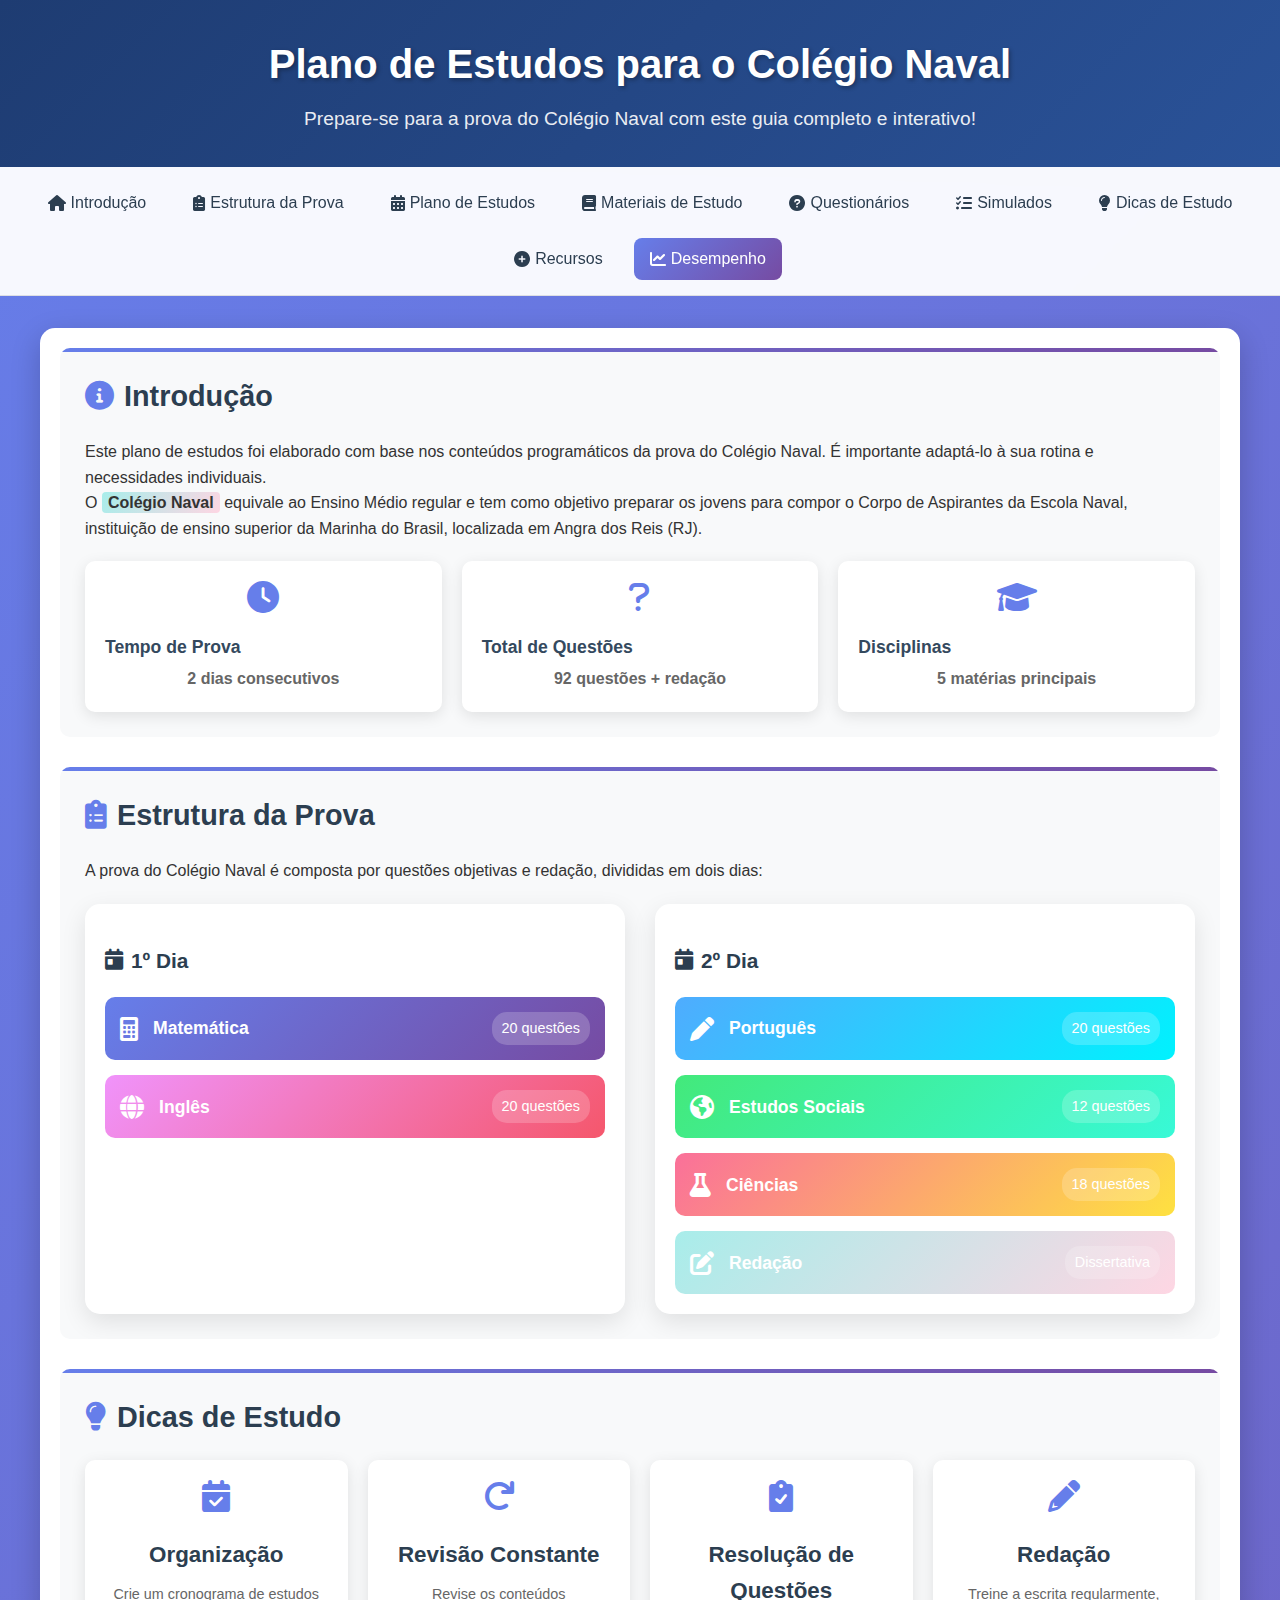
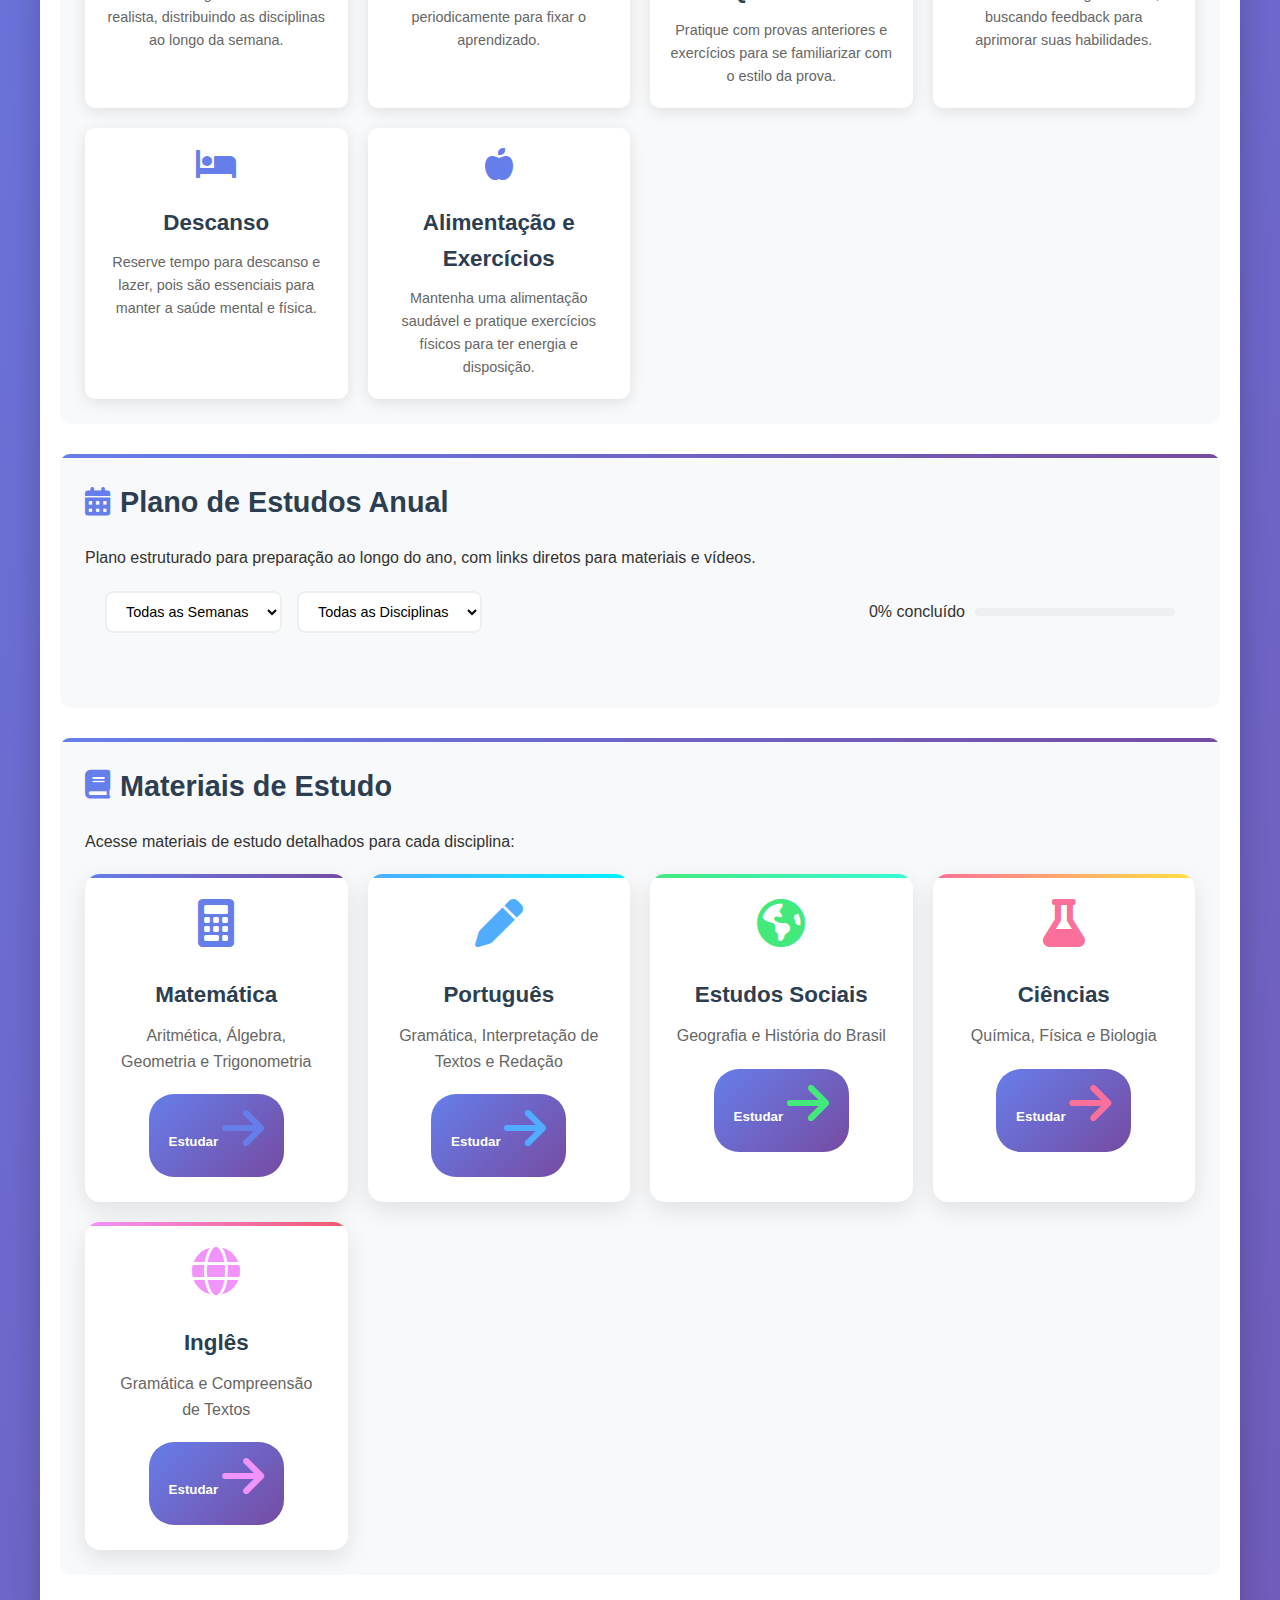
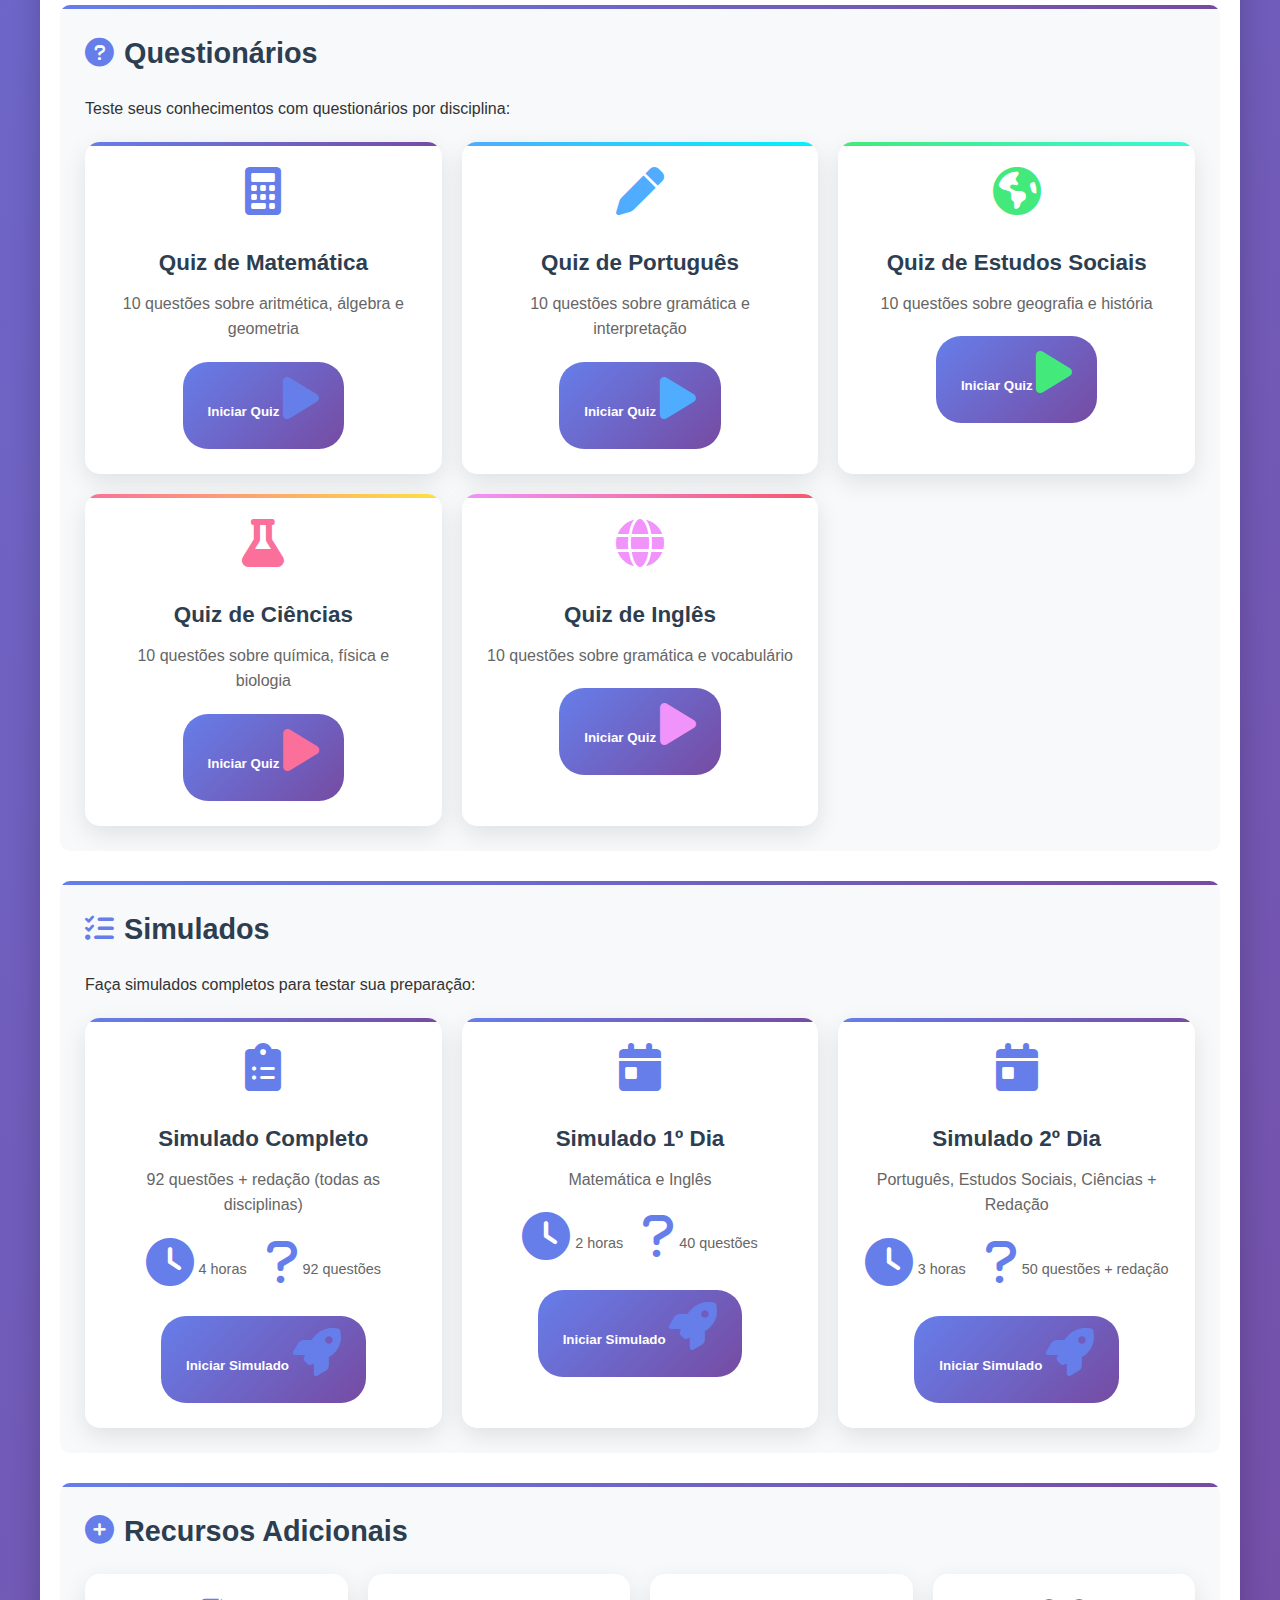
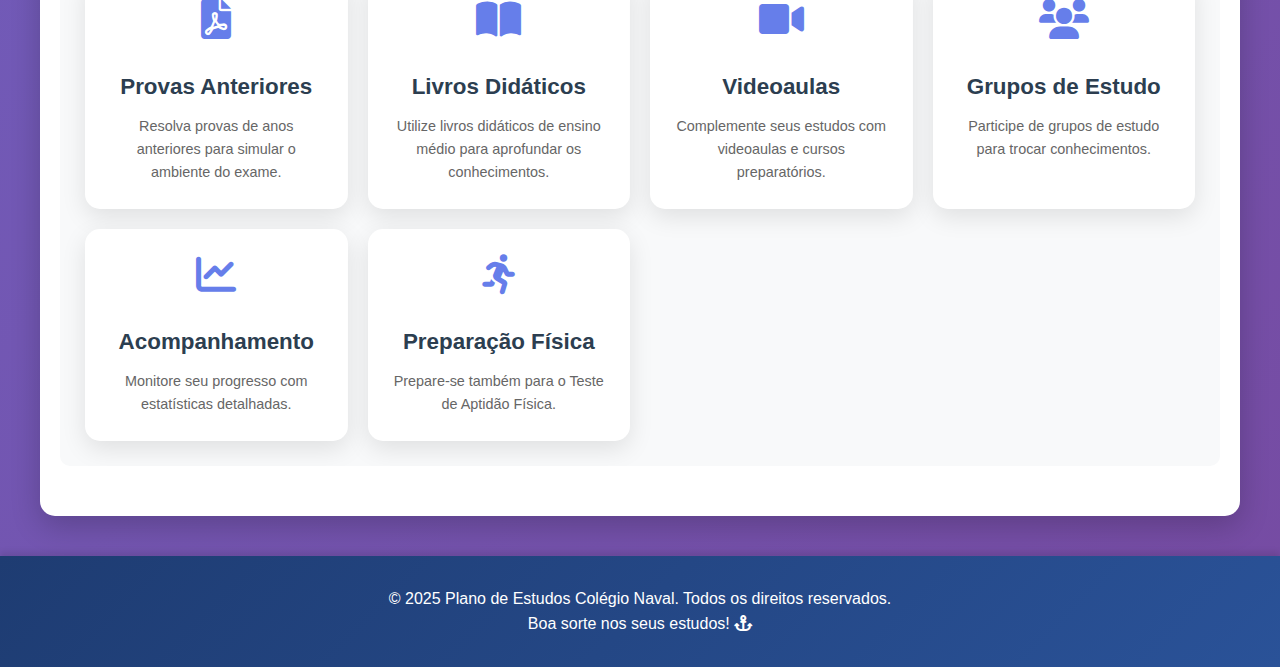
<file: index.html>
<!DOCTYPE html>
<html lang="pt-BR">
<head>
    <meta charset="UTF-8">
    <meta name="viewport" content="width=device-width, initial-scale=1.0">
    <title>Plano de Estudos Colégio Naval - Interativo</title>
    <link rel="stylesheet" href="style.css">
    <link href="https://cdnjs.cloudflare.com/ajax/libs/font-awesome/6.0.0/css/all.min.css" rel="stylesheet">
</head>
<body>
    <!-- Seção de Autenticação -->
    <div id="authSection" style="display: none;">
        <div class="auth-buttons">
            <button class="btn-auth-header" onclick="showLoginModal()">
                <i class="fas fa-sign-in-alt"></i> Entrar
            </button>
            <button class="btn-auth-header" onclick="showRegisterModal()">
                <i class="fas fa-user-plus"></i> Registrar
            </button>
        </div>
    </div>

    <!-- Seção do Usuário Logado -->
    <div id="userSection" style="display: none;">
        <div class="user-info">
            <div class="user-avatar">
                <i class="fas fa-user"></i>
            </div>
            <div class="user-details">
                <h4 id="userName">Usuário</h4>
                <p id="userLevel">Nível 1</p>
                <p id="userXP">0 XP</p>
            </div>
        </div>
        <div class="level-progress">
            <div class="level-progress-bar">
                <div id="levelProgressBar" style="width: 0%"></div>
            </div>
        </div>
        <div class="user-actions">
            <button class="btn-user btn-logout" onclick="authManager.logout()">
                <i class="fas fa-sign-out-alt"></i> Sair
            </button>
        </div>
    </div>

    <header>
        <h1>Plano de Estudos para o Colégio Naval</h1>
        <p>Prepare-se para a prova do Colégio Naval com este guia completo e interativo!</p>
    </header>

    <nav class="nav-menu">
        <ul>
            <li><a href="#introducao" class="nav-link"><i class="fas fa-home"></i> Introdução</a></li>
            <li><a href="#estrutura-prova" class="nav-link"><i class="fas fa-clipboard-list"></i> Estrutura da Prova</a></li>
            <li><a href="#plano-anual" class="nav-link"><i class="fas fa-calendar-alt"></i> Plano de Estudos</a></li>
            <li><a href="#materiais" class="nav-link"><i class="fas fa-book"></i> Materiais de Estudo</a></li>
            <li><a href="#questionarios" class="nav-link"><i class="fas fa-question-circle"></i> Questionários</a></li>
            <li><a href="#simulados" class="nav-link"><i class="fas fa-tasks"></i> Simulados</a></li>
            <li><a href="#dicas-estudo" class="nav-link"><i class="fas fa-lightbulb"></i> Dicas de Estudo</a></li>
            <li><a href="#recursos-adicionais" class="nav-link"><i class="fas fa-plus-circle"></i> Recursos</a></li>
            <li><a href="#" class="nav-link performance-link" onclick="showPerformanceDashboard()"><i class="fas fa-chart-line"></i> Desempenho</a></li>
        </ul>
    </nav>

    <main>
        <section id="introducao">
            <h2><i class="fas fa-info-circle"></i> Introdução</h2>
            <p>Este plano de estudos foi elaborado com base nos conteúdos programáticos da prova do Colégio Naval. É importante adaptá-lo à sua rotina e necessidades individuais.</p>
            <p>O <span class="highlight">Colégio Naval</span> equivale ao Ensino Médio regular e tem como objetivo preparar os jovens para compor o Corpo de Aspirantes da Escola Naval, instituição de ensino superior da Marinha do Brasil, localizada em Angra dos Reis (RJ).</p>
            
            <div class="stats-container">
                <div class="stat-card">
                    <i class="fas fa-clock"></i>
                    <h3>Tempo de Prova</h3>
                    <p>2 dias consecutivos</p>
                </div>
                <div class="stat-card">
                    <i class="fas fa-question"></i>
                    <h3>Total de Questões</h3>
                    <p>92 questões + redação</p>
                </div>
                <div class="stat-card">
                    <i class="fas fa-graduation-cap"></i>
                    <h3>Disciplinas</h3>
                    <p>5 matérias principais</p>
                </div>
            </div>
        </section>

        <section id="estrutura-prova">
            <h2><i class="fas fa-clipboard-list"></i> Estrutura da Prova</h2>
            <p>A prova do Colégio Naval é composta por questões objetivas e redação, divididas em dois dias:</p>
            
            <div class="exam-structure">
                <div class="exam-day">
                    <h3><i class="fas fa-calendar-day"></i> 1º Dia</h3>
                    <div class="subjects">
                        <div class="subject-card math">
                            <i class="fas fa-calculator"></i>
                            <h4>Matemática</h4>
                            <span class="questions">20 questões</span>
                        </div>
                        <div class="subject-card english">
                            <i class="fas fa-globe"></i>
                            <h4>Inglês</h4>
                            <span class="questions">20 questões</span>
                        </div>
                    </div>
                </div>
                
                <div class="exam-day">
                    <h3><i class="fas fa-calendar-day"></i> 2º Dia</h3>
                    <div class="subjects">
                        <div class="subject-card portuguese">
                            <i class="fas fa-pen"></i>
                            <h4>Português</h4>
                            <span class="questions">20 questões</span>
                        </div>
                        <div class="subject-card social">
                            <i class="fas fa-globe-americas"></i>
                            <h4>Estudos Sociais</h4>
                            <span class="questions">12 questões</span>
                        </div>
                        <div class="subject-card science">
                            <i class="fas fa-flask"></i>
                            <h4>Ciências</h4>
                            <span class="questions">18 questões</span>
                        </div>
                        <div class="subject-card essay">
                            <i class="fas fa-edit"></i>
                            <h4>Redação</h4>
                            <span class="questions">Dissertativa</span>
                        </div>
                    </div>
                </div>
            </div>
        </section>

        <section id="dicas-estudo">
            <h2><i class="fas fa-lightbulb"></i> Dicas de Estudo</h2>
            <div class="tips-grid">
                <div class="tip-card">
                    <i class="fas fa-calendar-check"></i>
                    <h3>Organização</h3>
                    <p>Crie um cronograma de estudos realista, distribuindo as disciplinas ao longo da semana.</p>
                </div>
                <div class="tip-card">
                    <i class="fas fa-redo"></i>
                    <h3>Revisão Constante</h3>
                    <p>Revise os conteúdos periodicamente para fixar o aprendizado.</p>
                </div>
                <div class="tip-card">
                    <i class="fas fa-clipboard-check"></i>
                    <h3>Resolução de Questões</h3>
                    <p>Pratique com provas anteriores e exercícios para se familiarizar com o estilo da prova.</p>
                </div>
                <div class="tip-card">
                    <i class="fas fa-pencil-alt"></i>
                    <h3>Redação</h3>
                    <p>Treine a escrita regularmente, buscando feedback para aprimorar suas habilidades.</p>
                </div>
                <div class="tip-card">
                    <i class="fas fa-bed"></i>
                    <h3>Descanso</h3>
                    <p>Reserve tempo para descanso e lazer, pois são essenciais para manter a saúde mental e física.</p>
                </div>
                <div class="tip-card">
                    <i class="fas fa-apple-alt"></i>
                    <h3>Alimentação e Exercícios</h3>
                    <p>Mantenha uma alimentação saudável e pratique exercícios físicos para ter energia e disposição.</p>
                </div>
            </div>
        </section>

        <section id="plano-anual">
            <h2><i class="fas fa-calendar-alt"></i> Plano de Estudos Anual</h2>
            <p>Plano estruturado para preparação ao longo do ano, com links diretos para materiais e vídeos.</p>
            
            <div class="study-plan-controls">
                <div class="plan-filters">
                    <select id="weekFilter" onchange="filterStudyPlan()">
                        <option value="">Todas as Semanas</option>
                        <option value="1">Semana 1</option>
                        <option value="2">Semana 2</option>
                        <option value="3">Semana 3</option>
                        <option value="4">Semana 4</option>
                        <option value="5">Semana 5</option>
                        <option value="6">Semana 6</option>
                        <option value="7">Semana 7</option>
                        <option value="8">Semana 8</option>
                        <option value="9">Semana 9</option>
                    </select>
                    <select id="subjectPlanFilter" onchange="filterStudyPlan()">
                        <option value="">Todas as Disciplinas</option>
                        <option value="Matemática">Matemática</option>
                        <option value="Português">Português</option>
                        <option value="Estudos Sociais">Estudos Sociais</option>
                        <option value="Ciências">Ciências</option>
                        <option value="Inglês">Inglês</option>
                        <option value="Geral">Geral</option>
                    </select>
                </div>
                <div class="plan-progress">
                    <div class="progress-info">
                        <span id="planProgress">0% concluído</span>
                        <div class="progress-bar">
                            <div id="planProgressBar" style="width: 0%"></div>
                        </div>
                    </div>
                </div>
            </div>
            
            <div id="studyPlanContainer" class="study-plan-container">
                <!-- Conteúdo será carregado dinamicamente pelo JavaScript -->
            </div>
        </section>

        <section id="materiais">
            <h2><i class="fas fa-book"></i> Materiais de Estudo</h2>
            <p>Acesse materiais de estudo detalhados para cada disciplina:</p>
            
            <div class="materials-grid">
                <div class="material-card math" onclick="showMaterial('math')">
                    <i class="fas fa-calculator"></i>
                    <h3>Matemática</h3>
                    <p>Aritmética, Álgebra, Geometria e Trigonometria</p>
                    <button class="btn-study">Estudar <i class="fas fa-arrow-right"></i></button>
                </div>
                
                <div class="material-card portuguese" onclick="showMaterial('portuguese')">
                    <i class="fas fa-pen"></i>
                    <h3>Português</h3>
                    <p>Gramática, Interpretação de Textos e Redação</p>
                    <button class="btn-study">Estudar <i class="fas fa-arrow-right"></i></button>
                </div>
                
                <div class="material-card social" onclick="showMaterial('social')">
                    <i class="fas fa-globe-americas"></i>
                    <h3>Estudos Sociais</h3>
                    <p>Geografia e História do Brasil</p>
                    <button class="btn-study">Estudar <i class="fas fa-arrow-right"></i></button>
                </div>
                
                <div class="material-card science" onclick="showMaterial('science')">
                    <i class="fas fa-flask"></i>
                    <h3>Ciências</h3>
                    <p>Química, Física e Biologia</p>
                    <button class="btn-study">Estudar <i class="fas fa-arrow-right"></i></button>
                </div>
                
                <div class="material-card english" onclick="showMaterial('english')">
                    <i class="fas fa-globe"></i>
                    <h3>Inglês</h3>
                    <p>Gramática e Compreensão de Textos</p>
                    <button class="btn-study">Estudar <i class="fas fa-arrow-right"></i></button>
                </div>
            </div>
        </section>

        <section id="questionarios">
            <h2><i class="fas fa-question-circle"></i> Questionários</h2>
            <p>Teste seus conhecimentos com questionários por disciplina:</p>
            
            <div class="quiz-grid">
                <div class="quiz-card math" onclick="startQuiz('math')">
                    <i class="fas fa-calculator"></i>
                    <h3>Quiz de Matemática</h3>
                    <p>10 questões sobre aritmética, álgebra e geometria</p>
                    <button class="btn-quiz">Iniciar Quiz <i class="fas fa-play"></i></button>
                </div>
                
                <div class="quiz-card portuguese" onclick="startQuiz('portuguese')">
                    <i class="fas fa-pen"></i>
                    <h3>Quiz de Português</h3>
                    <p>10 questões sobre gramática e interpretação</p>
                    <button class="btn-quiz">Iniciar Quiz <i class="fas fa-play"></i></button>
                </div>
                
                <div class="quiz-card social" onclick="startQuiz('social')">
                    <i class="fas fa-globe-americas"></i>
                    <h3>Quiz de Estudos Sociais</h3>
                    <p>10 questões sobre geografia e história</p>
                    <button class="btn-quiz">Iniciar Quiz <i class="fas fa-play"></i></button>
                </div>
                
                <div class="quiz-card science" onclick="startQuiz('science')">
                    <i class="fas fa-flask"></i>
                    <h3>Quiz de Ciências</h3>
                    <p>10 questões sobre química, física e biologia</p>
                    <button class="btn-quiz">Iniciar Quiz <i class="fas fa-play"></i></button>
                </div>
                
                <div class="quiz-card english" onclick="startQuiz('english')">
                    <i class="fas fa-globe"></i>
                    <h3>Quiz de Inglês</h3>
                    <p>10 questões sobre gramática e vocabulário</p>
                    <button class="btn-quiz">Iniciar Quiz <i class="fas fa-play"></i></button>
                </div>
            </div>
        </section>

        <section id="simulados">
            <h2><i class="fas fa-tasks"></i> Simulados</h2>
            <p>Faça simulados completos para testar sua preparação:</p>
            
            <div class="simulation-grid">
                <div class="simulation-card" onclick="startSimulation('complete')">
                    <i class="fas fa-clipboard-list"></i>
                    <h3>Simulado Completo</h3>
                    <p>92 questões + redação (todas as disciplinas)</p>
                    <div class="simulation-info">
                        <span><i class="fas fa-clock"></i> 4 horas</span>
                        <span><i class="fas fa-question"></i> 92 questões</span>
                    </div>
                    <button class="btn-simulation">Iniciar Simulado <i class="fas fa-rocket"></i></button>
                </div>
                
                <div class="simulation-card" onclick="startSimulation('day1')">
                    <i class="fas fa-calendar-day"></i>
                    <h3>Simulado 1º Dia</h3>
                    <p>Matemática e Inglês</p>
                    <div class="simulation-info">
                        <span><i class="fas fa-clock"></i> 2 horas</span>
                        <span><i class="fas fa-question"></i> 40 questões</span>
                    </div>
                    <button class="btn-simulation">Iniciar Simulado <i class="fas fa-rocket"></i></button>
                </div>
                
                <div class="simulation-card" onclick="startSimulation('day2')">
                    <i class="fas fa-calendar-day"></i>
                    <h3>Simulado 2º Dia</h3>
                    <p>Português, Estudos Sociais, Ciências + Redação</p>
                    <div class="simulation-info">
                        <span><i class="fas fa-clock"></i> 3 horas</span>
                        <span><i class="fas fa-question"></i> 50 questões + redação</span>
                    </div>
                    <button class="btn-simulation">Iniciar Simulado <i class="fas fa-rocket"></i></button>
                </div>
            </div>
        </section>

        <section id="recursos-adicionais">
            <h2><i class="fas fa-plus-circle"></i> Recursos Adicionais</h2>
            <div class="resources-grid">
                <div class="resource-card">
                    <i class="fas fa-file-pdf"></i>
                    <h3>Provas Anteriores</h3>
                    <p>Resolva provas de anos anteriores para simular o ambiente do exame.</p>
                </div>
                <div class="resource-card">
                    <i class="fas fa-book-open"></i>
                    <h3>Livros Didáticos</h3>
                    <p>Utilize livros didáticos de ensino médio para aprofundar os conhecimentos.</p>
                </div>
                <div class="resource-card">
                    <i class="fas fa-video"></i>
                    <h3>Videoaulas</h3>
                    <p>Complemente seus estudos com videoaulas e cursos preparatórios.</p>
                </div>
                <div class="resource-card">
                    <i class="fas fa-users"></i>
                    <h3>Grupos de Estudo</h3>
                    <p>Participe de grupos de estudo para trocar conhecimentos.</p>
                </div>
                <div class="resource-card">
                    <i class="fas fa-chart-line"></i>
                    <h3>Acompanhamento</h3>
                    <p>Monitore seu progresso com estatísticas detalhadas.</p>
                </div>
                <div class="resource-card">
                    <i class="fas fa-running"></i>
                    <h3>Preparação Física</h3>
                    <p>Prepare-se também para o Teste de Aptidão Física.</p>
                </div>
            </div>
        </section>
    </main>

    <!-- Modal para Materiais de Estudo -->
    <div id="materialModal" class="modal">
        <div class="modal-content">
            <span class="close" onclick="closeMaterial()">&times;</span>
            <div id="materialContent">
                <!-- Conteúdo será carregado dinamicamente -->
            </div>
        </div>
    </div>

    <!-- Modal para Quiz -->
    <div id="quizModal" class="modal">
        <div class="modal-content">
            <span class="close" onclick="closeQuiz()">&times;</span>
            <div id="quizContent">
                <!-- Conteúdo será carregado dinamicamente -->
            </div>
        </div>
    </div>

    <!-- Modal para Simulado -->
    <div id="simulationModal" class="modal">
        <div class="modal-content">
            <span class="close" onclick="closeSimulation()">&times;</span>
            <div id="simulationContent">
                <!-- Conteúdo será carregado dinamicamente -->
            </div>
        </div>
    </div>

    <button class="scroll-to-top" onclick="scrollToTop()">
        <i class="fas fa-arrow-up"></i>
    </button>

    <!-- Seção Admin (apenas para administradores) -->
    <div id="adminSection" style="display: none;">
        <div class="admin-header">
            <h2><i class="fas fa-users-cog"></i> Painel Administrativo</h2>
            <button class="btn-admin" onclick="showCreateStudentModal()">
                <i class="fas fa-user-plus"></i> Adicionar Estudante
            </button>
        </div>
        <div id="studentsContainer" class="students-grid">
            <!-- Estudantes serão carregados aqui -->
        </div>
    </div>

    <footer>
        <p>&copy; 2025 Plano de Estudos Colégio Naval. Todos os direitos reservados.</p>
        <p>Boa sorte nos seus estudos! <i class="fas fa-anchor"></i></p>
    </footer>

    <script src="script.js"></script>
    <script src="auth.js"></script>
</body>
</html>
</file>
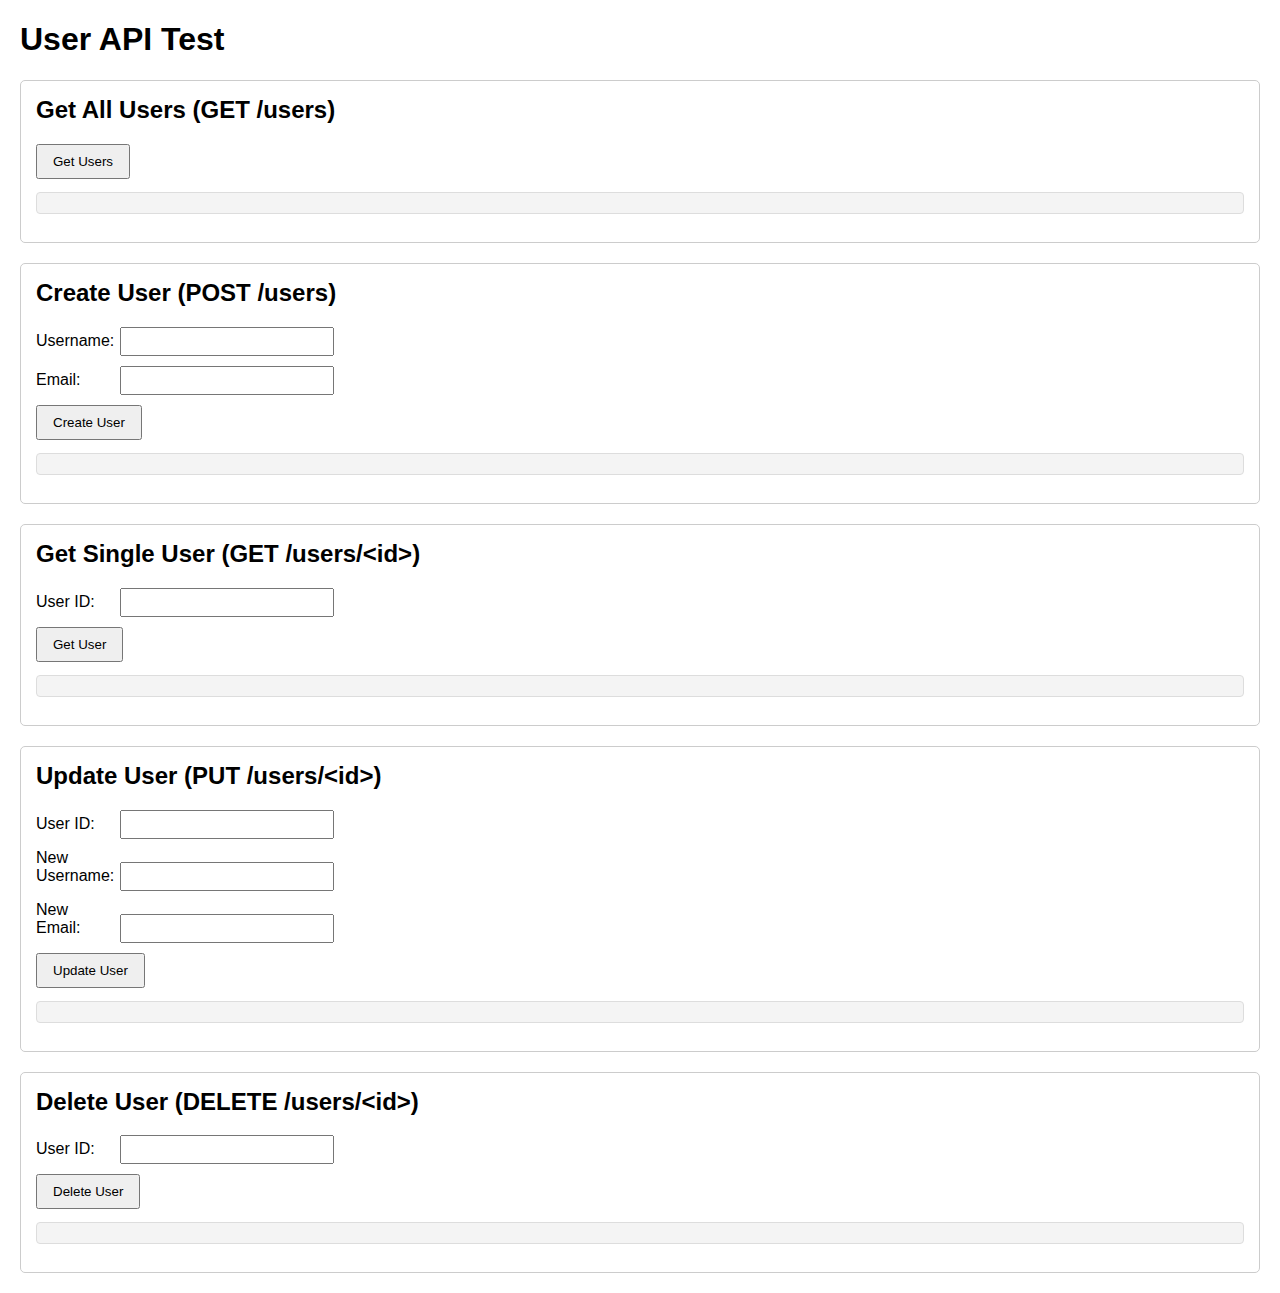
<file: colegio_naval_backend/src/static/index.html>
<!DOCTYPE html>
<html lang="en">
<head>
    <meta charset="UTF-8">
    <meta name="viewport" content="width=device-width, initial-scale=1.0">
    <title>colegio_naval_backend</title>
    <style>
        body { font-family: sans-serif; margin: 20px; }
        .section { margin-bottom: 20px; padding: 15px; border: 1px solid #ccc; border-radius: 5px; }
        h2 { margin-top: 0; }
        label { display: inline-block; width: 80px; margin-bottom: 5px; }
        input[type="text"], input[type="email"], input[type="number"] { margin-bottom: 10px; padding: 5px; width: 200px; }
        button { padding: 8px 15px; margin-right: 10px; cursor: pointer; }
        pre { background-color: #f4f4f4; padding: 10px; border: 1px solid #ddd; border-radius: 4px; white-space: pre-wrap; word-wrap: break-word; }
    </style>
</head>
<body>
    <h1>User API Test</h1>

    <!-- Get All Users -->
    <div class="section">
        <h2>Get All Users (GET /users)</h2>
        <button onclick="getUsers()">Get Users</button>
        <pre id="get-users-result"></pre>
    </div>

    <!-- Create User -->
    <div class="section">
        <h2>Create User (POST /users)</h2>
        <label for="create-username">Username:</label>
        <input type="text" id="create-username" name="username"><br>
        <label for="create-email">Email:</label>
        <input type="email" id="create-email" name="email"><br>
        <button onclick="createUser()">Create User</button>
        <pre id="create-user-result"></pre>
    </div>

    <!-- Get Single User -->
    <div class="section">
        <h2>Get Single User (GET /users/&lt;id&gt;)</h2>
        <label for="get-user-id">User ID:</label>
        <input type="number" id="get-user-id" name="user_id"><br>
        <button onclick="getUser()">Get User</button>
        <pre id="get-user-result"></pre>
    </div>

    <!-- Update User -->
    <div class="section">
        <h2>Update User (PUT /users/&lt;id&gt;)</h2>
        <label for="update-user-id">User ID:</label>
        <input type="number" id="update-user-id" name="user_id"><br>
        <label for="update-username">New Username:</label>
        <input type="text" id="update-username" name="username"><br>
        <label for="update-email">New Email:</label>
        <input type="email" id="update-email" name="email"><br>
        <button onclick="updateUser()">Update User</button>
        <pre id="update-user-result"></pre>
    </div>

    <!-- Delete User -->
    <div class="section">
        <h2>Delete User (DELETE /users/&lt;id&gt;)</h2>
        <label for="delete-user-id">User ID:</label>
        <input type="number" id="delete-user-id" name="user_id"><br>
        <button onclick="deleteUser()">Delete User</button>
        <pre id="delete-user-result"></pre>
    </div>

    <script>
        const API_BASE_URL = '/api/users';

        // Helper function to display results
        function displayResult(elementId, data) {
            document.getElementById(elementId).textContent = JSON.stringify(data, null, 2);
        }

        // Helper function to display errors
        function displayError(elementId, error) {
            document.getElementById(elementId).textContent = `Error: ${error.message || error}`;
        }

        // GET /users
        async function getUsers() {
            const resultElementId = 'get-users-result';
            try {
                const response = await fetch(API_BASE_URL);
                if (!response.ok) throw new Error(`HTTP error! status: ${response.status}`);
                const data = await response.json();
                displayResult(resultElementId, data);
            } catch (error) {
                displayError(resultElementId, error);
            }
        }

        // POST /users
        async function createUser() {
            const resultElementId = 'create-user-result';
            const username = document.getElementById('create-username').value;
            const email = document.getElementById('create-email').value;
            if (!username || !email) {
                displayError(resultElementId, 'Username and email cannot be empty');
                return;
            }
            try {
                const response = await fetch(API_BASE_URL, {
                    method: 'POST',
                    headers: { 'Content-Type': 'application/json' },
                    body: JSON.stringify({ username, email })
                });
                const data = await response.json();
                if (!response.ok) throw new Error(data.message || `HTTP error! status: ${response.status}`);
                displayResult(resultElementId, data);
                // 清空输入框
                document.getElementById('create-username').value = '';
                document.getElementById('create-email').value = '';
            } catch (error) {
                displayError(resultElementId, error);
            }
        }

        // GET /users/<id>
        async function getUser() {
            const resultElementId = 'get-user-result';
            const userId = document.getElementById('get-user-id').value;
            if (!userId) {
                displayError(resultElementId, 'User ID cannot be empty');
                return;
            }
            try {
                const response = await fetch(`${API_BASE_URL}/${userId}`);
                 if (response.status === 404) throw new Error('User not found');
                if (!response.ok) throw new Error(`HTTP error! status: ${response.status}`);
                const data = await response.json();
                displayResult(resultElementId, data);
            } catch (error) {
                displayError(resultElementId, error);
            }
        }

        // PUT /users/<id>
        async function updateUser() {
            const resultElementId = 'update-user-result';
            const userId = document.getElementById('update-user-id').value;
            const username = document.getElementById('update-username').value;
            const email = document.getElementById('update-email').value;
            if (!userId) {
                displayError(resultElementId, 'User ID cannot be empty');
                return;
            }
            const updateData = {};
            if (username) updateData.username = username;
            if (email) updateData.email = email;
            if (Object.keys(updateData).length === 0) {
                 displayError(resultElementId, 'Please enter a username or email to update');
                 return;
            }

            try {
                const response = await fetch(`${API_BASE_URL}/${userId}`, {
                    method: 'PUT',
                    headers: { 'Content-Type': 'application/json' },
                    body: JSON.stringify(updateData)
                });
                if (response.status === 404) throw new Error('User not found');
                const data = await response.json();
                 if (!response.ok) throw new Error(data.message || `HTTP error! status: ${response.status}`);
                displayResult(resultElementId, data);
                 // Clear input fields
                document.getElementById('update-username').value = '';
                document.getElementById('update-email').value = '';
            } catch (error) {
                displayError(resultElementId, error);
            }
        }

        // DELETE /users/<id>
        async function deleteUser() {
            const resultElementId = 'delete-user-result';
            const userId = document.getElementById('delete-user-id').value;
            if (!userId) {
                displayError(resultElementId, 'User ID cannot be empty');
                return;
            }
            try {
                const response = await fetch(`${API_BASE_URL}/${userId}`, {
                    method: 'DELETE'
                });
                if (response.status === 404) throw new Error('User not found');
                if (!response.ok && response.status !== 204) throw new Error(`HTTP error! status: ${response.status}`); // Allow 204
                // 204 No Content indicates success
                if (response.status === 204) {
                     displayResult(resultElementId, { message: `User ID ${userId} has been successfully deleted` });
                } else {
                     // Try to read potential error message even on success-like status if not 204
                     const data = await response.text();
                     displayResult(resultElementId, data || { message: `Deletion successful, status code: ${response.status}` });
                }
                 // Clear input field
                document.getElementById('delete-user-id').value = '';
            } catch (error) {
                displayError(resultElementId, error);
            }
        }
    </script>
</body>
</html>
</file>
<file: style.css>
* {
    margin: 0;
    padding: 0;
    box-sizing: border-box;
}

body {
    font-family: 'Segoe UI', Tahoma, Geneva, Verdana, sans-serif;
    line-height: 1.6;
    background: linear-gradient(135deg, #667eea 0%, #764ba2 100%);
    color: #333;
    min-height: 100vh;
}

header {
    background: linear-gradient(135deg, #1e3c72 0%, #2a5298 100%);
    color: #fff;
    padding: 2rem 0;
    text-align: center;
    box-shadow: 0 4px 6px rgba(0, 0, 0, 0.1);
}

header h1 {
    font-size: 2.5rem;
    margin-bottom: 0.5rem;
    text-shadow: 2px 2px 4px rgba(0, 0, 0, 0.3);
    animation: fadeInDown 1s ease-out;
}

header p {
    font-size: 1.2rem;
    opacity: 0.9;
    animation: fadeInUp 1s ease-out 0.3s both;
}

main {
    padding: 20px;
    max-width: 1200px;
    margin: 2rem auto;
    background: #fff;
    border-radius: 15px;
    box-shadow: 0 10px 30px rgba(0, 0, 0, 0.2);
    animation: fadeIn 1s ease-out 0.5s both;
}

section {
    margin-bottom: 30px;
    padding: 25px;
    border: none;
    border-radius: 10px;
    background: #f8f9fa;
    transition: transform 0.3s ease, box-shadow 0.3s ease;
    position: relative;
    overflow: hidden;
}

section::before {
    content: '';
    position: absolute;
    top: 0;
    left: 0;
    width: 100%;
    height: 4px;
    background: linear-gradient(90deg, #667eea, #764ba2);
}

section:hover {
    transform: translateY(-5px);
    box-shadow: 0 15px 35px rgba(0, 0, 0, 0.1);
}

h2 {
    color: #2c3e50;
    font-size: 1.8rem;
    margin-bottom: 20px;
    display: flex;
    align-items: center;
    gap: 10px;
}

h2 i {
    color: #667eea;
}

h3 {
    color: #34495e;
    font-size: 1.4rem;
    margin: 20px 0 15px 0;
    display: flex;
    align-items: center;
    gap: 8px;
}

h4 {
    color: #555;
    font-size: 1.1rem;
    margin: 15px 0 10px 0;
    font-weight: 600;
}

.highlight {
    background: linear-gradient(120deg, #a8edea 0%, #fed6e3 100%);
    padding: 2px 6px;
    border-radius: 4px;
    font-weight: 600;
}

/* Navegação */
.nav-menu {
    background: rgba(255, 255, 255, 0.95);
    padding: 15px 0;
    position: sticky;
    top: 0;
    z-index: 100;
    backdrop-filter: blur(10px);
    border-bottom: 1px solid rgba(0, 0, 0, 0.1);
}

.nav-menu ul {
    list-style: none;
    display: flex;
    justify-content: center;
    flex-wrap: wrap;
    gap: 15px;
    padding: 0;
    margin: 0;
}

.nav-link {
    text-decoration: none;
    color: #2c3e50;
    font-weight: 500;
    padding: 8px 16px;
    border-radius: 20px;
    transition: all 0.3s ease;
    display: flex;
    align-items: center;
    gap: 5px;
}

.nav-link:hover, .nav-link.active {
    background: linear-gradient(135deg, #667eea, #764ba2);
    color: white;
    transform: translateY(-2px);
}

/* Cards de Estatísticas */
.stats-container {
    display: grid;
    grid-template-columns: repeat(auto-fit, minmax(200px, 1fr));
    gap: 20px;
    margin-top: 20px;
}

.stat-card {
    background: white;
    padding: 20px;
    border-radius: 10px;
    text-align: center;
    box-shadow: 0 4px 15px rgba(0, 0, 0, 0.1);
    transition: transform 0.3s ease;
}

.stat-card:hover {
    transform: translateY(-5px);
}

.stat-card i {
    font-size: 2rem;
    color: #667eea;
    margin-bottom: 10px;
}

.stat-card h3 {
    margin: 10px 0 5px 0;
    font-size: 1.1rem;
}

.stat-card p {
    color: #666;
    font-weight: 600;
}

/* Estrutura da Prova */
.exam-structure {
    display: grid;
    grid-template-columns: repeat(auto-fit, minmax(300px, 1fr));
    gap: 30px;
    margin-top: 20px;
}

.exam-day {
    background: white;
    padding: 20px;
    border-radius: 15px;
    box-shadow: 0 8px 25px rgba(0, 0, 0, 0.1);
}

.exam-day h3 {
    text-align: center;
    margin-bottom: 20px;
    color: #2c3e50;
    font-size: 1.3rem;
}

.subjects {
    display: grid;
    gap: 15px;
}

.subject-card {
    padding: 15px;
    border-radius: 10px;
    display: flex;
    align-items: center;
    gap: 15px;
    transition: transform 0.3s ease;
}

.subject-card:hover {
    transform: translateX(5px);
}

.subject-card i {
    font-size: 1.5rem;
    color: white;
}

.subject-card h4 {
    margin: 0;
    color: white;
    flex: 1;
}

.subject-card .questions {
    background: rgba(255, 255, 255, 0.2);
    padding: 5px 10px;
    border-radius: 15px;
    font-size: 0.9rem;
    color: white;
}

.subject-card.math { background: linear-gradient(135deg, #667eea, #764ba2); }
.subject-card.english { background: linear-gradient(135deg, #f093fb, #f5576c); }
.subject-card.portuguese { background: linear-gradient(135deg, #4facfe, #00f2fe); }
.subject-card.social { background: linear-gradient(135deg, #43e97b, #38f9d7); }
.subject-card.science { background: linear-gradient(135deg, #fa709a, #fee140); }
.subject-card.essay { background: linear-gradient(135deg, #a8edea, #fed6e3); }

/* Dicas de Estudo */
.tips-grid {
    display: grid;
    grid-template-columns: repeat(auto-fit, minmax(250px, 1fr));
    gap: 20px;
    margin-top: 20px;
}

.tip-card {
    background: white;
    padding: 20px;
    border-radius: 10px;
    text-align: center;
    box-shadow: 0 4px 15px rgba(0, 0, 0, 0.1);
    transition: transform 0.3s ease;
}

.tip-card:hover {
    transform: translateY(-5px);
}

.tip-card i {
    font-size: 2rem;
    color: #667eea;
    margin-bottom: 15px;
}

.tip-card h3 {
    margin: 10px 0;
    color: #2c3e50;
    justify-content: center;
}

.tip-card p {
    color: #666;
    font-size: 0.9rem;
}

/* Plano Semanal */
.weekly-plan {
    display: grid;
    gap: 25px;
    margin-top: 20px;
}

.week-card {
    background: white;
    padding: 25px;
    border-radius: 15px;
    box-shadow: 0 8px 25px rgba(0, 0, 0, 0.1);
}

.week-card h3 {
    text-align: center;
    margin-bottom: 20px;
    color: #2c3e50;
    justify-content: center;
}

.week-subjects {
    display: grid;
    grid-template-columns: repeat(auto-fit, minmax(200px, 1fr));
    gap: 15px;
}

.week-subject {
    padding: 15px;
    border-radius: 10px;
    color: white;
    transition: transform 0.3s ease;
}

.week-subject:hover {
    transform: scale(1.02);
}

.week-subject i {
    font-size: 1.2rem;
    margin-bottom: 8px;
}

.week-subject h4 {
    margin: 8px 0;
    color: white;
}

.week-subject p {
    font-size: 0.85rem;
    opacity: 0.9;
}

.week-subject.math { background: linear-gradient(135deg, #667eea, #764ba2); }
.week-subject.english { background: linear-gradient(135deg, #f093fb, #f5576c); }
.week-subject.portuguese { background: linear-gradient(135deg, #4facfe, #00f2fe); }
.week-subject.social { background: linear-gradient(135deg, #43e97b, #38f9d7); }
.week-subject.science { background: linear-gradient(135deg, #fa709a, #fee140); }

/* Materiais de Estudo */
.materials-grid {
    display: grid;
    grid-template-columns: repeat(auto-fit, minmax(250px, 1fr));
    gap: 20px;
    margin-top: 20px;
}

.material-card {
    background: white;
    padding: 25px;
    border-radius: 15px;
    text-align: center;
    box-shadow: 0 8px 25px rgba(0, 0, 0, 0.1);
    transition: all 0.3s ease;
    cursor: pointer;
    position: relative;
    overflow: hidden;
}

.material-card::before {
    content: '';
    position: absolute;
    top: 0;
    left: 0;
    width: 100%;
    height: 4px;
}

.material-card.math::before { background: linear-gradient(90deg, #667eea, #764ba2); }
.material-card.english::before { background: linear-gradient(90deg, #f093fb, #f5576c); }
.material-card.portuguese::before { background: linear-gradient(90deg, #4facfe, #00f2fe); }
.material-card.social::before { background: linear-gradient(90deg, #43e97b, #38f9d7); }
.material-card.science::before { background: linear-gradient(90deg, #fa709a, #fee140); }

.material-card:hover {
    transform: translateY(-10px);
    box-shadow: 0 15px 40px rgba(0, 0, 0, 0.2);
}

.material-card i {
    font-size: 3rem;
    margin-bottom: 15px;
}

.material-card.math i { color: #667eea; }
.material-card.english i { color: #f093fb; }
.material-card.portuguese i { color: #4facfe; }
.material-card.social i { color: #43e97b; }
.material-card.science i { color: #fa709a; }

.material-card h3 {
    margin: 15px 0 10px 0;
    color: #2c3e50;
    justify-content: center;
}

.material-card p {
    color: #666;
    margin-bottom: 20px;
}

.btn-study {
    background: linear-gradient(135deg, #667eea, #764ba2);
    color: white;
    border: none;
    padding: 10px 20px;
    border-radius: 25px;
    cursor: pointer;
    transition: all 0.3s ease;
    font-weight: 600;
}

.btn-study:hover {
    transform: translateY(-2px);
    box-shadow: 0 5px 15px rgba(102, 126, 234, 0.4);
}

/* Quiz e Simulados */
.quiz-grid, .simulation-grid {
    display: grid;
    grid-template-columns: repeat(auto-fit, minmax(280px, 1fr));
    gap: 20px;
    margin-top: 20px;
}

.quiz-card, .simulation-card {
    background: white;
    padding: 25px;
    border-radius: 15px;
    text-align: center;
    box-shadow: 0 8px 25px rgba(0, 0, 0, 0.1);
    transition: all 0.3s ease;
    cursor: pointer;
    position: relative;
    overflow: hidden;
}

.quiz-card::before, .simulation-card::before {
    content: '';
    position: absolute;
    top: 0;
    left: 0;
    width: 100%;
    height: 4px;
}

.quiz-card.math::before, .simulation-card::before { background: linear-gradient(90deg, #667eea, #764ba2); }
.quiz-card.english::before { background: linear-gradient(90deg, #f093fb, #f5576c); }
.quiz-card.portuguese::before { background: linear-gradient(90deg, #4facfe, #00f2fe); }
.quiz-card.social::before { background: linear-gradient(90deg, #43e97b, #38f9d7); }
.quiz-card.science::before { background: linear-gradient(90deg, #fa709a, #fee140); }

.quiz-card:hover, .simulation-card:hover {
    transform: translateY(-10px);
    box-shadow: 0 15px 40px rgba(0, 0, 0, 0.2);
}

.quiz-card i, .simulation-card i {
    font-size: 3rem;
    margin-bottom: 15px;
}

.quiz-card.math i, .simulation-card i { color: #667eea; }
.quiz-card.english i { color: #f093fb; }
.quiz-card.portuguese i { color: #4facfe; }
.quiz-card.social i { color: #43e97b; }
.quiz-card.science i { color: #fa709a; }

.quiz-card h3, .simulation-card h3 {
    margin: 15px 0 10px 0;
    color: #2c3e50;
    justify-content: center;
}

.quiz-card p, .simulation-card p {
    color: #666;
    margin-bottom: 20px;
}

.simulation-info {
    display: flex;
    justify-content: center;
    gap: 20px;
    margin: 15px 0;
    font-size: 0.9rem;
    color: #666;
}

.simulation-info span {
    display: flex;
    align-items: center;
    gap: 5px;
}

.btn-quiz, .btn-simulation {
    background: linear-gradient(135deg, #667eea, #764ba2);
    color: white;
    border: none;
    padding: 12px 25px;
    border-radius: 25px;
    cursor: pointer;
    transition: all 0.3s ease;
    font-weight: 600;
}

.btn-quiz:hover, .btn-simulation:hover {
    transform: translateY(-2px);
    box-shadow: 0 5px 15px rgba(102, 126, 234, 0.4);
}

/* Recursos Adicionais */
.resources-grid {
    display: grid;
    grid-template-columns: repeat(auto-fit, minmax(250px, 1fr));
    gap: 20px;
    margin-top: 20px;
}

.resource-card {
    background: white;
    padding: 25px;
    border-radius: 15px;
    text-align: center;
    box-shadow: 0 8px 25px rgba(0, 0, 0, 0.1);
    transition: transform 0.3s ease;
}

.resource-card:hover {
    transform: translateY(-5px);
}

.resource-card i {
    font-size: 2.5rem;
    color: #667eea;
    margin-bottom: 15px;
}

.resource-card h3 {
    margin: 15px 0 10px 0;
    color: #2c3e50;
    justify-content: center;
}

.resource-card p {
    color: #666;
    font-size: 0.9rem;
}

/* Modais */
.modal {
    display: none;
    position: fixed;
    z-index: 1000;
    left: 0;
    top: 0;
    width: 100%;
    height: 100%;
    background-color: rgba(0, 0, 0, 0.5);
    backdrop-filter: blur(5px);
}

.modal-content {
    background-color: #fff;
    margin: 5% auto;
    padding: 20px;
    border-radius: 15px;
    width: 90%;
    max-width: 800px;
    max-height: 80vh;
    overflow-y: auto;
    position: relative;
    animation: modalSlideIn 0.3s ease-out;
}

@keyframes modalSlideIn {
    from {
        opacity: 0;
        transform: translateY(-50px);
    }
    to {
        opacity: 1;
        transform: translateY(0);
    }
}

.close {
    color: #aaa;
    float: right;
    font-size: 28px;
    font-weight: bold;
    cursor: pointer;
    position: absolute;
    right: 20px;
    top: 15px;
}

.close:hover {
    color: #000;
}

/* Botão de scroll para o topo */
.scroll-to-top {
    position: fixed;
    bottom: 30px;
    right: 30px;
    background: linear-gradient(135deg, #667eea, #764ba2);
    color: white;
    border: none;
    border-radius: 50%;
    width: 50px;
    height: 50px;
    cursor: pointer;
    font-size: 20px;
    box-shadow: 0 4px 15px rgba(0, 0, 0, 0.2);
    transition: all 0.3s ease;
    opacity: 0;
    visibility: hidden;
}

.scroll-to-top.visible {
    opacity: 1;
    visibility: visible;
}

.scroll-to-top:hover {
    transform: translateY(-3px);
    box-shadow: 0 6px 20px rgba(0, 0, 0, 0.3);
}

footer {
    text-align: center;
    padding: 30px;
    background: linear-gradient(135deg, #1e3c72 0%, #2a5298 100%);
    color: #fff;
    margin-top: 40px;
    box-shadow: 0 -4px 6px rgba(0, 0, 0, 0.1);
}

/* Animações */
@keyframes fadeIn {
    from {
        opacity: 0;
        transform: translateY(30px);
    }
    to {
        opacity: 1;
        transform: translateY(0);
    }
}

@keyframes fadeInDown {
    from {
        opacity: 0;
        transform: translateY(-30px);
    }
    to {
        opacity: 1;
        transform: translateY(0);
    }
}

@keyframes fadeInUp {
    from {
        opacity: 0;
        transform: translateY(30px);
    }
    to {
        opacity: 1;
        transform: translateY(0);
    }
}

/* Responsividade */
@media (max-width: 768px) {
    header h1 {
        font-size: 2rem;
    }
    
    header p {
        font-size: 1rem;
    }
    
    main {
        margin: 1rem;
        padding: 15px;
    }
    
    section {
        padding: 20px;
        margin-bottom: 20px;
    }
    
    h2 {
        font-size: 1.5rem;
    }
    
    .nav-menu ul {
        flex-direction: column;
        align-items: center;
        gap: 10px;
    }
    
    .stats-container,
    .materials-grid,
    .quiz-grid,
    .simulation-grid,
    .resources-grid {
        grid-template-columns: 1fr;
    }
    
    .exam-structure {
        grid-template-columns: 1fr;
    }
    
    .week-subjects {
        grid-template-columns: 1fr;
    }
    
    .scroll-to-top {
        bottom: 20px;
        right: 20px;
        width: 45px;
        height: 45px;
        font-size: 18px;
    }
    
    .modal-content {
        width: 95%;
        margin: 10% auto;
    }
}

@media (max-width: 480px) {
    header {
        padding: 1.5rem 0;
    }
    
    header h1 {
        font-size: 1.8rem;
    }
    
    main {
        margin: 0.5rem;
        padding: 10px;
    }
    
    section {
        padding: 15px;
    }
    
    .tips-grid {
        grid-template-columns: 1fr;
    }
}


/* Estilos para o botão de desempenho */
.performance-link {
    background: linear-gradient(135deg, #667eea, #764ba2) !important;
    color: white !important;
    border-radius: 8px;
    transition: all 0.3s ease;
}

.performance-link:hover {
    transform: translateY(-2px);
    box-shadow: 0 4px 12px rgba(102, 126, 234, 0.3);
    background: linear-gradient(135deg, #764ba2, #667eea) !important;
}

.performance-link i {
    color: white !important;
}

/* Responsividade para o menu de navegação */
@media (max-width: 768px) {
    .nav-menu ul {
        flex-wrap: wrap;
        justify-content: center;
    }
    
    .nav-link {
        font-size: 0.8rem;
        padding: 8px 12px;
    }
    
    .performance-link {
        margin-top: 10px;
        width: 100%;
        text-align: center;
    }
}


/* Estilos para Sistema de Autenticação e Níveis */

/* Modais de Autenticação */
.auth-modal {
    max-width: 400px;
    padding: 30px;
}

.auth-modal h2 {
    text-align: center;
    margin-bottom: 30px;
    color: #2c3e50;
}

.form-group {
    margin-bottom: 20px;
}

.form-group label {
    display: block;
    margin-bottom: 5px;
    font-weight: 600;
    color: #34495e;
}

.form-group input {
    width: 100%;
    padding: 12px;
    border: 2px solid #ecf0f1;
    border-radius: 6px;
    font-size: 1rem;
    transition: border-color 0.3s ease;
}

.form-group input:focus {
    outline: none;
    border-color: #667eea;
}

.btn-auth {
    width: 100%;
    padding: 12px;
    background: linear-gradient(135deg, #667eea, #764ba2);
    color: white;
    border: none;
    border-radius: 6px;
    font-size: 1rem;
    font-weight: 600;
    cursor: pointer;
    transition: all 0.3s ease;
}

.btn-auth:hover {
    transform: translateY(-2px);
    box-shadow: 0 4px 12px rgba(102, 126, 234, 0.3);
}

/* Seção do Usuário */
#userSection {
    position: fixed;
    top: 20px;
    right: 20px;
    background: white;
    padding: 15px;
    border-radius: 12px;
    box-shadow: 0 4px 20px rgba(0, 0, 0, 0.1);
    z-index: 1000;
    min-width: 250px;
}

.user-info {
    display: flex;
    align-items: center;
    gap: 15px;
    margin-bottom: 15px;
}

.user-avatar {
    width: 50px;
    height: 50px;
    background: linear-gradient(135deg, #667eea, #764ba2);
    border-radius: 50%;
    display: flex;
    align-items: center;
    justify-content: center;
    color: white;
    font-weight: bold;
    font-size: 1.2rem;
}

.user-details h4 {
    margin: 0;
    color: #2c3e50;
}

.user-details p {
    margin: 5px 0 0 0;
    color: #7f8c8d;
    font-size: 0.9rem;
}

.level-progress {
    margin-bottom: 15px;
}

.level-progress-bar {
    width: 100%;
    height: 8px;
    background: #ecf0f1;
    border-radius: 4px;
    overflow: hidden;
}

#levelProgressBar {
    height: 100%;
    background: linear-gradient(90deg, #667eea, #764ba2);
    transition: width 0.3s ease;
}

.user-actions {
    display: flex;
    gap: 10px;
}

.btn-user {
    flex: 1;
    padding: 8px 12px;
    border: none;
    border-radius: 6px;
    cursor: pointer;
    font-size: 0.9rem;
    transition: all 0.3s ease;
}

.btn-logout {
    background: #e74c3c;
    color: white;
}

.btn-logout:hover {
    background: #c0392b;
}

/* Seção de Autenticação */
#authSection {
    position: fixed;
    top: 20px;
    right: 20px;
    z-index: 1000;
}

.auth-buttons {
    display: flex;
    gap: 10px;
}

.btn-auth-header {
    padding: 10px 20px;
    background: linear-gradient(135deg, #667eea, #764ba2);
    color: white;
    border: none;
    border-radius: 6px;
    cursor: pointer;
    font-weight: 600;
    transition: all 0.3s ease;
}

.btn-auth-header:hover {
    transform: translateY(-2px);
    box-shadow: 0 4px 12px rgba(102, 126, 234, 0.3);
}

/* Modal de Level Up */
.level-up-modal .modal-content {
    max-width: 500px;
    text-align: center;
    background: linear-gradient(135deg, #667eea, #764ba2);
    color: white;
    border-radius: 20px;
}

.level-up-animation {
    padding: 40px;
}

.level-up-icon {
    font-size: 4rem;
    margin-bottom: 20px;
    animation: bounce 1s infinite;
}

.level-up-animation h2 {
    font-size: 2.5rem;
    margin-bottom: 10px;
    text-shadow: 2px 2px 4px rgba(0, 0, 0, 0.3);
}

.level-up-animation h3 {
    font-size: 1.5rem;
    margin-bottom: 15px;
    opacity: 0.9;
}

.level-name {
    font-size: 1.8rem;
    font-weight: bold;
    margin-bottom: 30px;
    text-shadow: 2px 2px 4px rgba(0, 0, 0, 0.3);
}

.level-up-effects {
    display: flex;
    justify-content: center;
    gap: 20px;
    margin-bottom: 30px;
}

.sparkle {
    font-size: 2rem;
    animation: sparkle 2s infinite;
}

.sparkle:nth-child(2) {
    animation-delay: 0.5s;
}

.sparkle:nth-child(3) {
    animation-delay: 1s;
}

.btn-level-up {
    padding: 15px 30px;
    background: rgba(255, 255, 255, 0.2);
    color: white;
    border: 2px solid white;
    border-radius: 10px;
    font-size: 1.1rem;
    font-weight: 600;
    cursor: pointer;
    transition: all 0.3s ease;
}

.btn-level-up:hover {
    background: white;
    color: #667eea;
}

/* Notificações de Conquista */
.achievement-notification {
    position: fixed;
    top: 100px;
    right: 20px;
    background: white;
    padding: 15px;
    border-radius: 12px;
    box-shadow: 0 4px 20px rgba(0, 0, 0, 0.15);
    display: flex;
    align-items: center;
    gap: 15px;
    z-index: 1001;
    transform: translateX(100%);
    transition: transform 0.3s ease;
    max-width: 300px;
}

.achievement-notification.show {
    transform: translateX(0);
}

.achievement-notification .achievement-icon {
    font-size: 2rem;
    width: 50px;
    text-align: center;
}

.achievement-notification .achievement-info h4 {
    margin: 0 0 5px 0;
    color: #2c3e50;
    font-size: 1rem;
}

.achievement-notification .achievement-info p {
    margin: 0 0 5px 0;
    color: #34495e;
    font-size: 0.9rem;
}

.achievement-notification .achievement-info small {
    color: #7f8c8d;
    font-size: 0.8rem;
}

/* Notificações Gerais */
.notification {
    position: fixed;
    top: 20px;
    left: 50%;
    transform: translateX(-50%) translateY(-100px);
    background: white;
    padding: 15px 25px;
    border-radius: 8px;
    box-shadow: 0 4px 20px rgba(0, 0, 0, 0.15);
    z-index: 1002;
    transition: transform 0.3s ease;
    font-weight: 600;
}

.notification.show {
    transform: translateX(-50%) translateY(0);
}

.notification.success {
    border-left: 4px solid #2ecc71;
    color: #27ae60;
}

.notification.error {
    border-left: 4px solid #e74c3c;
    color: #c0392b;
}

.notification.info {
    border-left: 4px solid #3498db;
    color: #2980b9;
}

/* Seção Admin */
#adminSection {
    margin-top: 30px;
    padding: 30px;
    background: #f8f9fa;
    border-radius: 12px;
}

.admin-header {
    display: flex;
    justify-content: space-between;
    align-items: center;
    margin-bottom: 30px;
}

.admin-header h2 {
    color: #2c3e50;
    margin: 0;
}

.btn-admin {
    padding: 10px 20px;
    background: linear-gradient(135deg, #667eea, #764ba2);
    color: white;
    border: none;
    border-radius: 6px;
    cursor: pointer;
    font-weight: 600;
    transition: all 0.3s ease;
}

.btn-admin:hover {
    transform: translateY(-2px);
    box-shadow: 0 4px 12px rgba(102, 126, 234, 0.3);
}

.students-grid {
    display: grid;
    grid-template-columns: repeat(auto-fill, minmax(300px, 1fr));
    gap: 20px;
}

.student-card {
    background: white;
    padding: 20px;
    border-radius: 12px;
    box-shadow: 0 2px 10px rgba(0, 0, 0, 0.1);
    cursor: pointer;
    transition: all 0.3s ease;
}

.student-card:hover {
    transform: translateY(-5px);
    box-shadow: 0 8px 25px rgba(0, 0, 0, 0.15);
}

.student-avatar {
    position: relative;
    width: 60px;
    height: 60px;
    background: linear-gradient(135deg, #667eea, #764ba2);
    border-radius: 50%;
    margin-bottom: 15px;
}

.level-badge {
    position: absolute;
    top: -5px;
    right: -5px;
    background: #f39c12;
    color: white;
    width: 25px;
    height: 25px;
    border-radius: 50%;
    display: flex;
    align-items: center;
    justify-content: center;
    font-size: 0.8rem;
    font-weight: bold;
}

.student-info h4 {
    margin: 0 0 10px 0;
    color: #2c3e50;
}

.student-info p {
    margin: 5px 0;
    color: #7f8c8d;
    font-size: 0.9rem;
}

.student-progress {
    margin-top: 15px;
}

.progress-bar {
    width: 100%;
    height: 6px;
    background: #ecf0f1;
    border-radius: 3px;
    overflow: hidden;
}

.progress-fill {
    height: 100%;
    background: linear-gradient(90deg, #667eea, #764ba2);
    transition: width 0.3s ease;
}

/* Modal de Progresso do Estudante */
.student-progress-modal {
    max-width: 800px;
    max-height: 90vh;
    overflow-y: auto;
}

.student-stats {
    display: grid;
    grid-template-columns: repeat(auto-fit, minmax(150px, 1fr));
    gap: 20px;
    margin-bottom: 30px;
}

.student-stats .stat-card {
    background: linear-gradient(135deg, #667eea, #764ba2);
    color: white;
    padding: 20px;
    border-radius: 12px;
    text-align: center;
}

.student-stats .stat-card h3 {
    margin: 0 0 5px 0;
    font-size: 1.8rem;
}

.student-stats .stat-card p {
    margin: 0;
    opacity: 0.9;
}

.recent-activity {
    margin-bottom: 30px;
}

.quiz-results {
    display: flex;
    flex-direction: column;
    gap: 10px;
}

.quiz-result-item {
    display: flex;
    justify-content: space-between;
    align-items: center;
    padding: 15px;
    background: #f8f9fa;
    border-radius: 8px;
}

.quiz-result-item .subject {
    font-weight: 600;
    color: #2c3e50;
}

.quiz-result-item .score {
    padding: 5px 10px;
    border-radius: 15px;
    color: white;
    font-weight: bold;
}

.quiz-result-item .score.good {
    background: #2ecc71;
}

.quiz-result-item .score.average {
    background: #f39c12;
}

.quiz-result-item .score.needs-improvement {
    background: #e74c3c;
}

.achievements-grid {
    display: grid;
    grid-template-columns: repeat(auto-fill, minmax(150px, 1fr));
    gap: 15px;
}

.achievement-badge {
    background: white;
    padding: 15px;
    border-radius: 8px;
    text-align: center;
    border: 2px solid #ecf0f1;
}

.achievement-badge .achievement-icon {
    font-size: 2rem;
    margin-bottom: 10px;
    display: block;
}

.achievement-badge .achievement-name {
    font-size: 0.9rem;
    font-weight: 600;
    color: #2c3e50;
}

/* Animações */
@keyframes bounce {
    0%, 20%, 50%, 80%, 100% {
        transform: translateY(0);
    }
    40% {
        transform: translateY(-20px);
    }
    60% {
        transform: translateY(-10px);
    }
}

@keyframes sparkle {
    0%, 100% {
        transform: scale(1) rotate(0deg);
        opacity: 1;
    }
    50% {
        transform: scale(1.2) rotate(180deg);
        opacity: 0.8;
    }
}

.level-up-content.animate-in {
    animation: levelUpEntry 0.5s ease-out;
}

@keyframes levelUpEntry {
    0% {
        transform: scale(0.5) rotate(-10deg);
        opacity: 0;
    }
    100% {
        transform: scale(1) rotate(0deg);
        opacity: 1;
    }
}

/* Responsividade */
@media (max-width: 768px) {
    #userSection, #authSection {
        position: relative;
        top: auto;
        right: auto;
        margin: 20px;
        width: calc(100% - 40px);
    }
    
    .students-grid {
        grid-template-columns: 1fr;
    }
    
    .student-stats {
        grid-template-columns: 1fr;
    }
    
    .level-up-animation {
        padding: 20px;
    }
    
    .level-up-animation h2 {
        font-size: 2rem;
    }
    
    .achievement-notification {
        right: 10px;
        left: 10px;
        max-width: none;
    }
}


/* Estilos para Player de Vídeo Integrado */

/* Modal de Vídeo */
.video-modal .modal-content {
    max-width: 1000px;
    max-height: 90vh;
    overflow-y: auto;
    padding: 0;
}

.video-header {
    display: flex;
    justify-content: space-between;
    align-items: center;
    padding: 20px;
    background: linear-gradient(135deg, #667eea, #764ba2);
    color: white;
    border-radius: 12px 12px 0 0;
}

.video-header h3 {
    margin: 0;
    font-size: 1.3rem;
}

.video-close {
    background: rgba(255, 255, 255, 0.2);
    border: none;
    color: white;
    width: 35px;
    height: 35px;
    border-radius: 50%;
    display: flex;
    align-items: center;
    justify-content: center;
    cursor: pointer;
    font-size: 1.2rem;
    transition: background 0.3s ease;
}

.video-close:hover {
    background: rgba(255, 255, 255, 0.3);
}

.video-container {
    padding: 20px;
}

.video-player {
    position: relative;
    width: 100%;
    height: 0;
    padding-bottom: 56.25%; /* 16:9 aspect ratio */
    margin-bottom: 20px;
    border-radius: 8px;
    overflow: hidden;
    box-shadow: 0 4px 20px rgba(0, 0, 0, 0.1);
}

.video-player iframe {
    position: absolute;
    top: 0;
    left: 0;
    width: 100%;
    height: 100%;
}

.video-info {
    margin-bottom: 20px;
}

.video-description {
    color: #34495e;
    line-height: 1.6;
    margin-bottom: 15px;
}

.video-metadata {
    display: flex;
    gap: 20px;
    flex-wrap: wrap;
}

.video-metadata span {
    background: #f8f9fa;
    padding: 5px 12px;
    border-radius: 15px;
    font-size: 0.9rem;
    color: #2c3e50;
}

.video-controls {
    display: flex;
    gap: 10px;
    flex-wrap: wrap;
    margin-bottom: 20px;
}

.btn-video {
    padding: 10px 15px;
    border: none;
    border-radius: 6px;
    cursor: pointer;
    font-size: 0.9rem;
    font-weight: 600;
    transition: all 0.3s ease;
    display: flex;
    align-items: center;
    gap: 8px;
}

.btn-video:first-child {
    background: #2ecc71;
    color: white;
}

.btn-video:first-child:hover {
    background: #27ae60;
    transform: translateY(-2px);
}

.btn-video:nth-child(2) {
    background: #e74c3c;
    color: white;
}

.btn-video:nth-child(2):hover {
    background: #c0392b;
    transform: translateY(-2px);
}

.btn-video:nth-child(3) {
    background: #f39c12;
    color: white;
}

.btn-video:nth-child(3):hover {
    background: #e67e22;
    transform: translateY(-2px);
}

.notes-section {
    background: #f8f9fa;
    padding: 20px;
    border-radius: 8px;
    margin-top: 20px;
}

.notes-section h4 {
    margin: 0 0 15px 0;
    color: #2c3e50;
}

.notes-section textarea {
    width: 100%;
    min-height: 120px;
    padding: 12px;
    border: 2px solid #ecf0f1;
    border-radius: 6px;
    font-family: inherit;
    font-size: 0.9rem;
    resize: vertical;
    margin-bottom: 15px;
}

.notes-section textarea:focus {
    outline: none;
    border-color: #667eea;
}

.btn-save-notes {
    background: #667eea;
    color: white;
    border: none;
    padding: 10px 20px;
    border-radius: 6px;
    cursor: pointer;
    font-weight: 600;
    transition: all 0.3s ease;
}

.btn-save-notes:hover {
    background: #5a6fd8;
    transform: translateY(-2px);
}

/* Biblioteca de Vídeos */
.video-library-modal .modal-content {
    max-width: 1200px;
    max-height: 90vh;
    overflow-y: auto;
}

.video-library-header {
    display: flex;
    justify-content: space-between;
    align-items: center;
    margin-bottom: 30px;
    padding-bottom: 20px;
    border-bottom: 2px solid #ecf0f1;
}

.video-library-header h2 {
    margin: 0;
    color: #2c3e50;
    display: flex;
    align-items: center;
    gap: 10px;
}

.video-filters {
    display: flex;
    gap: 15px;
    margin-bottom: 30px;
    flex-wrap: wrap;
}

.video-filters select {
    padding: 10px 15px;
    border: 2px solid #ecf0f1;
    border-radius: 6px;
    font-size: 0.9rem;
    background: white;
    cursor: pointer;
    transition: border-color 0.3s ease;
}

.video-filters select:focus {
    outline: none;
    border-color: #667eea;
}

.video-library-grid {
    display: grid;
    grid-template-columns: repeat(auto-fill, minmax(300px, 1fr));
    gap: 20px;
}

.video-card {
    background: white;
    border-radius: 12px;
    overflow: hidden;
    box-shadow: 0 2px 10px rgba(0, 0, 0, 0.1);
    transition: all 0.3s ease;
    border: 2px solid transparent;
}

.video-card:hover {
    transform: translateY(-5px);
    box-shadow: 0 8px 25px rgba(0, 0, 0, 0.15);
    border-color: #667eea;
}

.video-thumbnail {
    position: relative;
    height: 180px;
    background: linear-gradient(135deg, #667eea, #764ba2);
    display: flex;
    align-items: center;
    justify-content: center;
    color: white;
    font-size: 3rem;
}

.watched-badge {
    position: absolute;
    top: 10px;
    right: 10px;
    background: #2ecc71;
    color: white;
    width: 30px;
    height: 30px;
    border-radius: 50%;
    display: flex;
    align-items: center;
    justify-content: center;
    font-size: 0.9rem;
}

.favorite-badge {
    position: absolute;
    top: 10px;
    left: 10px;
    background: #e74c3c;
    color: white;
    width: 30px;
    height: 30px;
    border-radius: 50%;
    display: flex;
    align-items: center;
    justify-content: center;
    font-size: 0.9rem;
}

.video-card-content {
    padding: 20px;
}

.video-card-content h4 {
    margin: 0 0 10px 0;
    color: #2c3e50;
    font-size: 1.1rem;
    line-height: 1.3;
}

.video-card-content p {
    color: #7f8c8d;
    font-size: 0.9rem;
    line-height: 1.4;
    margin-bottom: 15px;
    display: -webkit-box;
    -webkit-line-clamp: 2;
    -webkit-box-orient: vertical;
    overflow: hidden;
}

.video-meta {
    display: flex;
    gap: 15px;
    margin-bottom: 15px;
    flex-wrap: wrap;
}

.video-meta span {
    font-size: 0.8rem;
    color: #95a5a6;
    display: flex;
    align-items: center;
    gap: 5px;
}

.btn-play-video {
    width: 100%;
    background: linear-gradient(135deg, #667eea, #764ba2);
    color: white;
    border: none;
    padding: 12px;
    border-radius: 6px;
    cursor: pointer;
    font-weight: 600;
    transition: all 0.3s ease;
    display: flex;
    align-items: center;
    justify-content: center;
    gap: 8px;
}

.btn-play-video:hover {
    transform: translateY(-2px);
    box-shadow: 0 4px 12px rgba(102, 126, 234, 0.3);
}

/* Botão da Biblioteca de Vídeos */
.video-library-btn {
    position: fixed;
    bottom: 80px;
    right: 20px;
    background: linear-gradient(135deg, #667eea, #764ba2);
    color: white;
    border: none;
    width: 60px;
    height: 60px;
    border-radius: 50%;
    cursor: pointer;
    font-size: 1.5rem;
    box-shadow: 0 4px 20px rgba(102, 126, 234, 0.3);
    transition: all 0.3s ease;
    z-index: 999;
}

.video-library-btn:hover {
    transform: translateY(-3px);
    box-shadow: 0 8px 25px rgba(102, 126, 234, 0.4);
}

/* Indicador de Progresso de Vídeos */
.video-progress {
    background: #f8f9fa;
    padding: 15px;
    border-radius: 8px;
    margin: 20px 0;
    text-align: center;
    font-weight: 600;
    color: #2c3e50;
}

/* Responsividade */
@media (max-width: 768px) {
    .video-modal .modal-content {
        margin: 10px;
        max-width: calc(100% - 20px);
    }
    
    .video-library-grid {
        grid-template-columns: 1fr;
    }
    
    .video-filters {
        flex-direction: column;
    }
    
    .video-filters select {
        width: 100%;
    }
    
    .video-controls {
        flex-direction: column;
    }
    
    .btn-video {
        width: 100%;
        justify-content: center;
    }
    
    .video-library-btn {
        bottom: 20px;
        right: 20px;
        width: 50px;
        height: 50px;
        font-size: 1.2rem;
    }
    
    .video-metadata {
        flex-direction: column;
        gap: 10px;
    }
}

/* Animações para vídeos */
@keyframes videoLoad {
    0% {
        opacity: 0;
        transform: scale(0.9);
    }
    100% {
        opacity: 1;
        transform: scale(1);
    }
}

.video-card {
    animation: videoLoad 0.3s ease-out;
}

.video-modal .modal-content {
    animation: videoLoad 0.4s ease-out;
}


/* Estilos para Plano de Estudos Anual */

/* Controles do Plano */
.study-plan-controls {
    display: flex;
    justify-content: space-between;
    align-items: center;
    margin-bottom: 30px;
    padding: 20px;
    background: #f8f9fa;
    border-radius: 12px;
    flex-wrap: wrap;
    gap: 20px;
}

.plan-filters {
    display: flex;
    gap: 15px;
    flex-wrap: wrap;
}

.plan-filters select {
    padding: 10px 15px;
    border: 2px solid #ecf0f1;
    border-radius: 8px;
    font-size: 0.9rem;
    background: white;
    cursor: pointer;
    transition: all 0.3s ease;
    min-width: 150px;
}

.plan-filters select:focus {
    outline: none;
    border-color: #667eea;
    box-shadow: 0 0 0 3px rgba(102, 126, 234, 0.1);
}

.plan-progress {
    display: flex;
    align-items: center;
    gap: 15px;
}

.progress-info {
    display: flex;
    align-items: center;
    gap: 10px;
}

.progress-bar {
    width: 200px;
    height: 8px;
    background: #ecf0f1;
    border-radius: 4px;
    overflow: hidden;
}

.progress-fill, #planProgressBar {
    height: 100%;
    background: linear-gradient(90deg, #667eea, #764ba2);
    border-radius: 4px;
    transition: width 0.3s ease;
}

/* Container do Plano */
.study-plan-container {
    display: flex;
    flex-direction: column;
    gap: 25px;
}

/* Cards das Semanas */
.study-week-card {
    background: white;
    border-radius: 16px;
    box-shadow: 0 4px 20px rgba(0, 0, 0, 0.08);
    overflow: hidden;
    transition: all 0.3s ease;
    border: 2px solid transparent;
}

.study-week-card:hover {
    transform: translateY(-2px);
    box-shadow: 0 8px 30px rgba(0, 0, 0, 0.12);
    border-color: #667eea;
}

.week-header {
    padding: 25px;
    background: linear-gradient(135deg, #667eea, #764ba2);
    color: white;
    display: flex;
    justify-content: space-between;
    align-items: center;
    flex-wrap: wrap;
    gap: 15px;
}

.week-header.completed {
    background: linear-gradient(135deg, #2ecc71, #27ae60);
}

.week-info h3 {
    margin: 0 0 8px 0;
    font-size: 1.4rem;
    display: flex;
    align-items: center;
    gap: 10px;
}

.completed-icon {
    color: #2ecc71;
    font-size: 1.2rem;
}

.week-theme {
    margin: 0;
    opacity: 0.9;
    font-size: 1rem;
}

.week-progress {
    text-align: right;
    min-width: 200px;
}

.progress-text {
    display: block;
    margin-bottom: 8px;
    font-weight: 600;
}

/* Tópicos da Semana */
.week-topics {
    padding: 25px;
    display: flex;
    flex-direction: column;
    gap: 20px;
}

/* Cards dos Tópicos */
.topic-card {
    background: #f8f9fa;
    border-radius: 12px;
    border: 2px solid #ecf0f1;
    transition: all 0.3s ease;
    overflow: hidden;
}

.topic-card:hover {
    border-color: #667eea;
    box-shadow: 0 4px 15px rgba(102, 126, 234, 0.1);
}

.topic-card.completed {
    border-color: #2ecc71;
    background: #f0fff4;
}

.topic-header {
    padding: 20px;
    display: flex;
    justify-content: space-between;
    align-items: center;
    cursor: pointer;
    background: white;
}

.topic-card.completed .topic-header {
    background: #f0fff4;
}

.topic-info h4 {
    margin: 0 0 5px 0;
    color: #2c3e50;
    font-size: 1.1rem;
    display: flex;
    align-items: center;
    gap: 8px;
}

.topic-completed-icon {
    color: #2ecc71;
    font-size: 1rem;
}

.topic-title {
    margin: 0;
    color: #7f8c8d;
    font-size: 0.9rem;
}

.topic-toggle {
    background: none;
    border: none;
    font-size: 1.2rem;
    color: #7f8c8d;
    cursor: pointer;
    transition: all 0.3s ease;
    padding: 5px;
    border-radius: 50%;
}

.topic-toggle:hover {
    background: #ecf0f1;
    color: #2c3e50;
}

.topic-toggle i {
    transition: transform 0.3s ease;
}

/* Materiais do Tópico */
.topic-materials {
    padding: 0 20px 20px 20px;
    background: white;
}

.topic-card.completed .topic-materials {
    background: #f0fff4;
}

.topic-materials h5 {
    margin: 0 0 15px 0;
    color: #2c3e50;
    font-size: 1rem;
    display: flex;
    align-items: center;
    gap: 8px;
}

.materials-list {
    display: flex;
    flex-direction: column;
    gap: 12px;
    margin-bottom: 20px;
}

/* Items de Material */
.material-item {
    display: flex;
    justify-content: space-between;
    align-items: center;
    padding: 15px;
    background: #f8f9fa;
    border-radius: 8px;
    border: 1px solid #ecf0f1;
    transition: all 0.3s ease;
}

.material-item:hover {
    background: #e9ecef;
    border-color: #667eea;
}

.material-item.completed {
    background: #d4edda;
    border-color: #2ecc71;
}

.material-info {
    display: flex;
    align-items: center;
    gap: 12px;
    flex: 1;
}

.material-info i {
    color: #667eea;
    font-size: 1.1rem;
}

.material-completed-icon {
    color: #2ecc71;
    font-size: 0.9rem;
    margin-left: 10px;
}

.material-title {
    font-weight: 500;
    color: #2c3e50;
}

.btn-material {
    background: linear-gradient(135deg, #667eea, #764ba2);
    color: white;
    border: none;
    padding: 8px 16px;
    border-radius: 6px;
    cursor: pointer;
    font-size: 0.9rem;
    font-weight: 500;
    transition: all 0.3s ease;
    display: flex;
    align-items: center;
    gap: 6px;
}

.btn-material:hover {
    transform: translateY(-1px);
    box-shadow: 0 4px 12px rgba(102, 126, 234, 0.3);
}

/* Ações do Tópico */
.topic-actions {
    display: flex;
    gap: 10px;
    flex-wrap: wrap;
}

.btn-topic-action {
    background: #2ecc71;
    color: white;
    border: none;
    padding: 10px 16px;
    border-radius: 6px;
    cursor: pointer;
    font-size: 0.9rem;
    font-weight: 500;
    transition: all 0.3s ease;
    display: flex;
    align-items: center;
    gap: 6px;
}

.btn-topic-action:hover {
    background: #27ae60;
    transform: translateY(-1px);
}

.btn-topic-action.secondary {
    background: #f39c12;
}

.btn-topic-action.secondary:hover {
    background: #e67e22;
}

/* Cores por Disciplina */
.topic-card.math {
    border-left: 4px solid #3498db;
}

.topic-card.portuguese {
    border-left: 4px solid #e74c3c;
}

.topic-card.social {
    border-left: 4px solid #f39c12;
}

.topic-card.science {
    border-left: 4px solid #2ecc71;
}

.topic-card.english {
    border-left: 4px solid #9b59b6;
}

.topic-card.general {
    border-left: 4px solid #95a5a6;
}

/* Responsividade */
@media (max-width: 768px) {
    .study-plan-controls {
        flex-direction: column;
        align-items: stretch;
    }
    
    .plan-filters {
        justify-content: center;
    }
    
    .plan-filters select {
        min-width: 120px;
    }
    
    .week-header {
        flex-direction: column;
        align-items: flex-start;
        gap: 15px;
    }
    
    .week-progress {
        text-align: left;
        width: 100%;
    }
    
    .progress-bar {
        width: 100%;
    }
    
    .topic-header {
        flex-direction: column;
        align-items: flex-start;
        gap: 10px;
    }
    
    .material-item {
        flex-direction: column;
        align-items: flex-start;
        gap: 10px;
    }
    
    .btn-material {
        align-self: flex-end;
    }
    
    .topic-actions {
        flex-direction: column;
    }
    
    .btn-topic-action {
        width: 100%;
        justify-content: center;
    }
}

/* Animações */
@keyframes slideIn {
    from {
        opacity: 0;
        transform: translateY(20px);
    }
    to {
        opacity: 1;
        transform: translateY(0);
    }
}

.study-week-card {
    animation: slideIn 0.3s ease-out;
}

.topic-materials {
    animation: slideIn 0.2s ease-out;
}

/* Estados de Loading */
.study-plan-container.loading {
    display: flex;
    justify-content: center;
    align-items: center;
    min-height: 200px;
}

.study-plan-container.loading::before {
    content: "Carregando plano de estudos...";
    color: #7f8c8d;
    font-size: 1.1rem;
}
</file>
